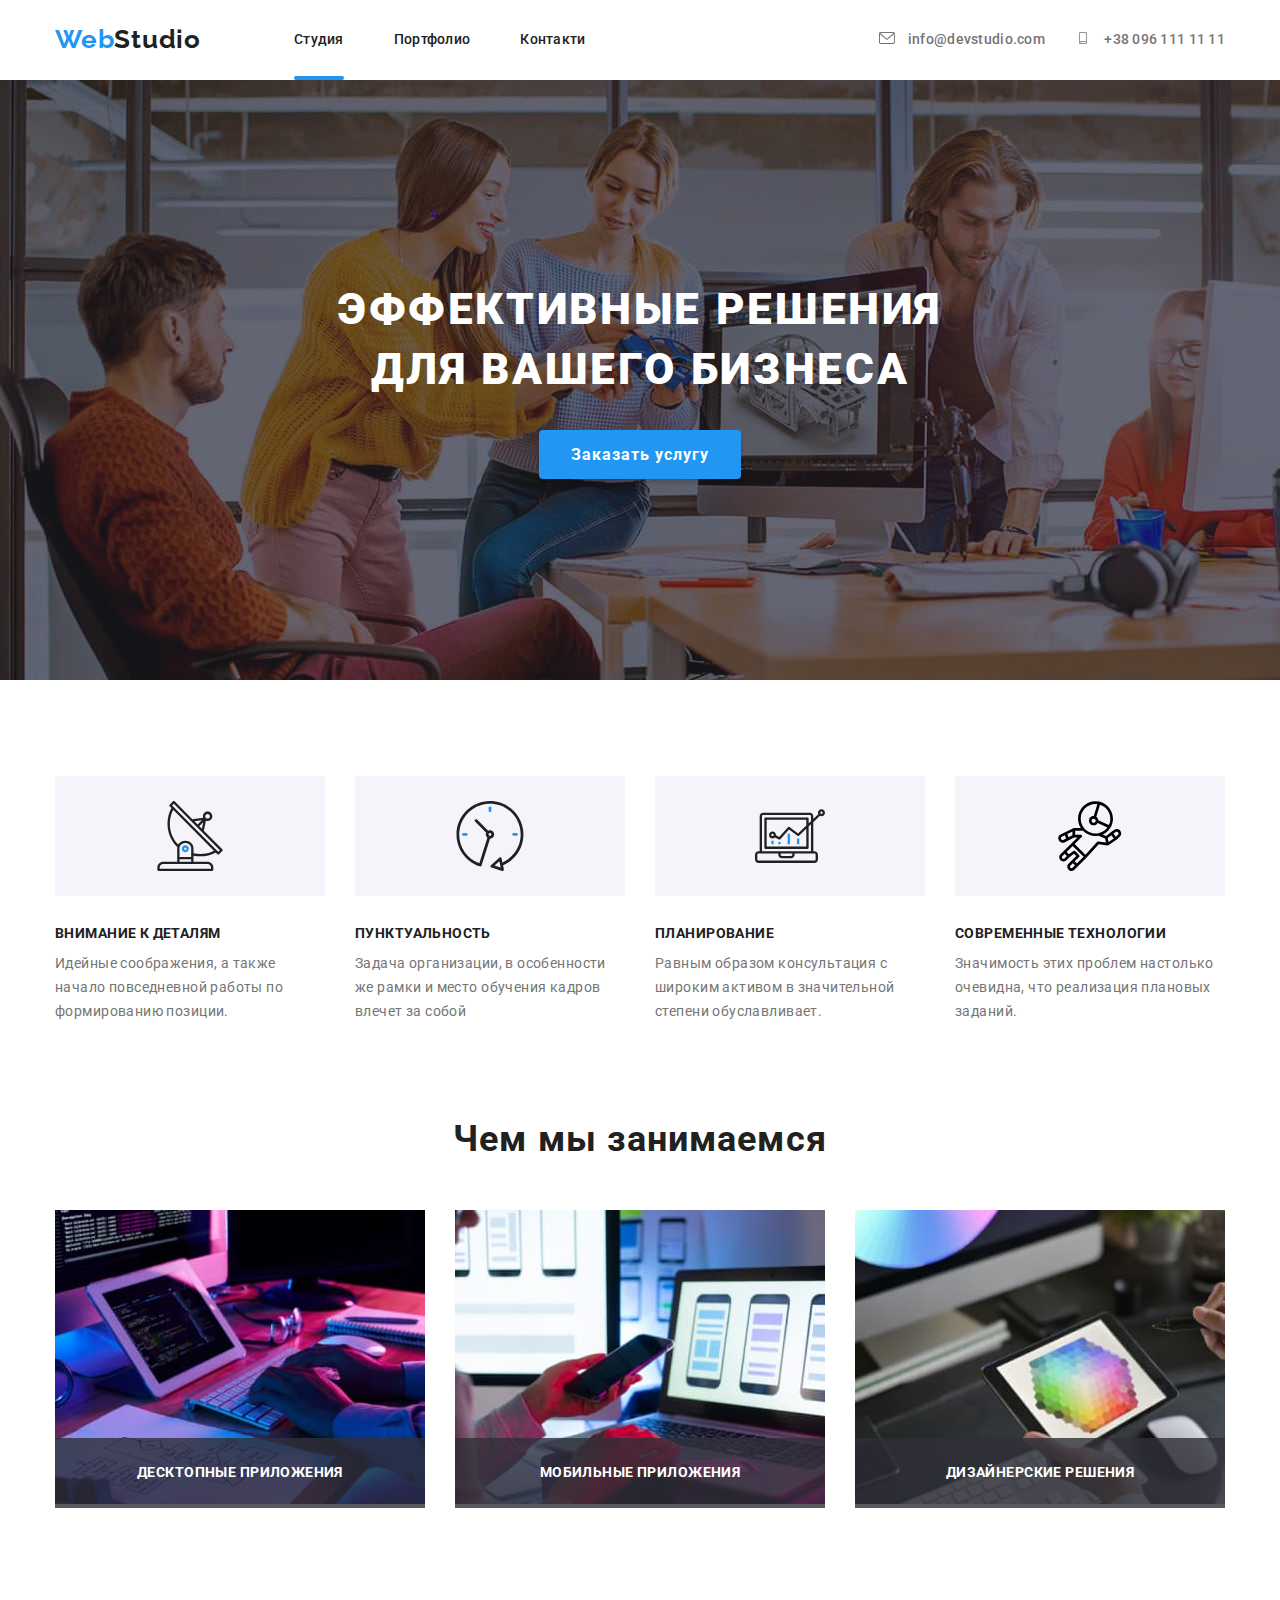
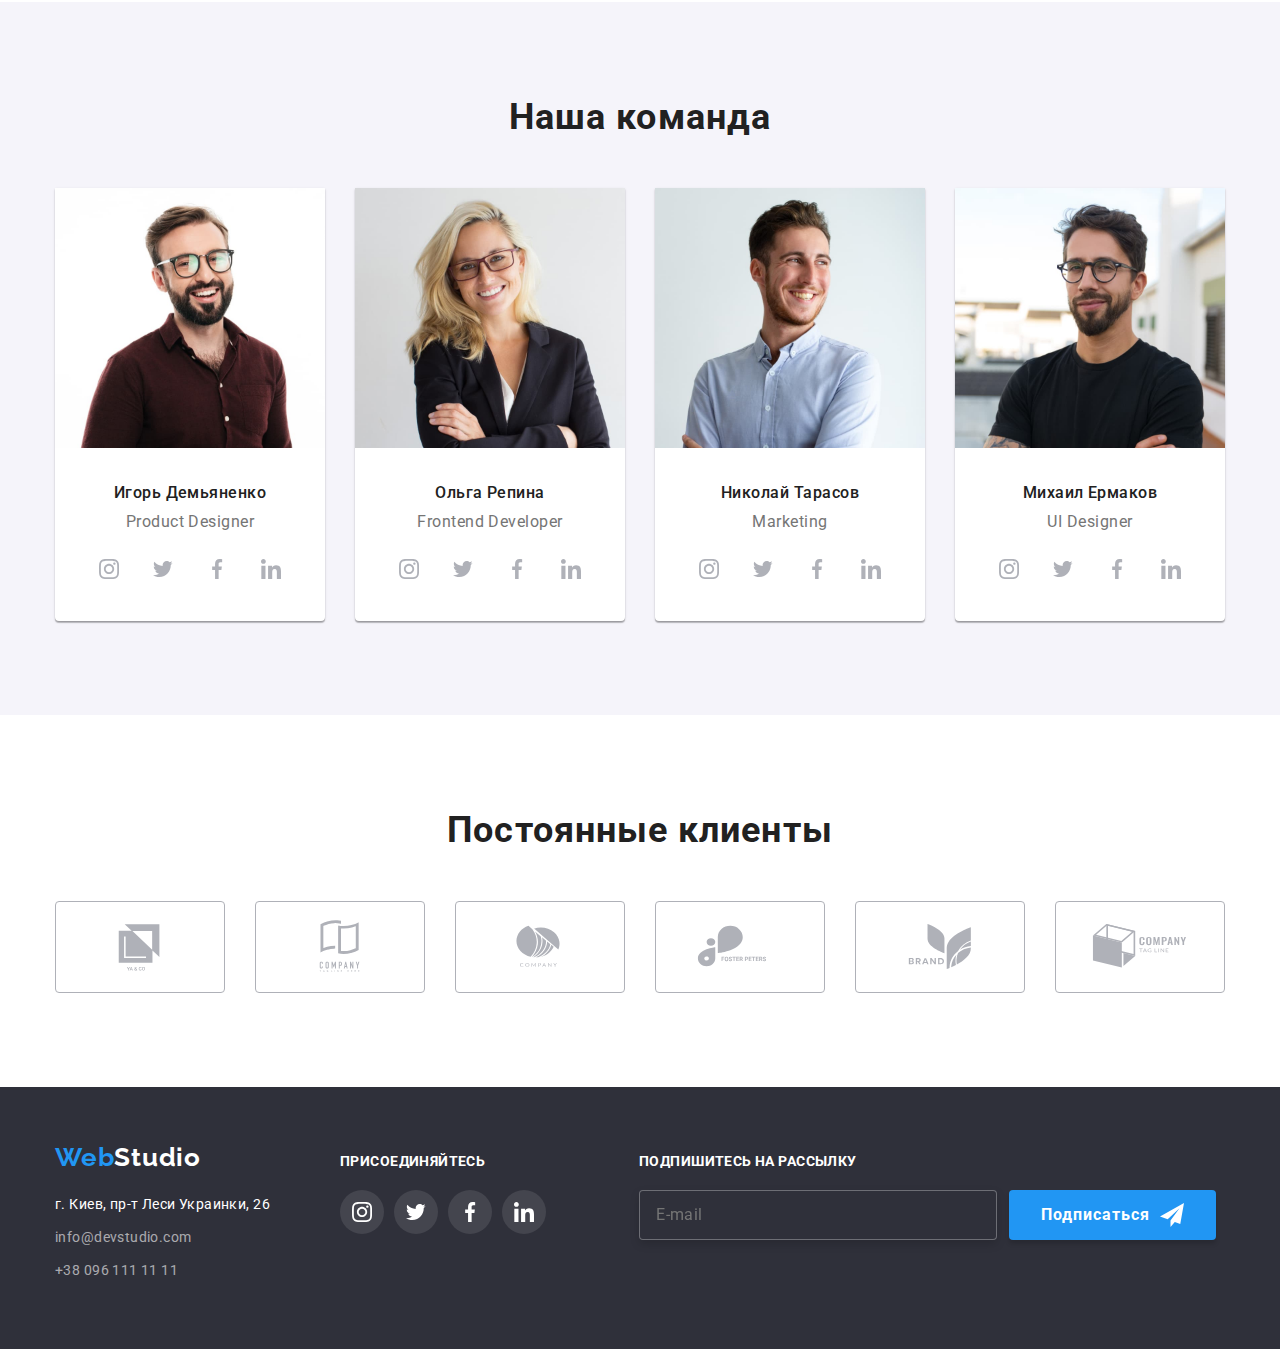
<file: index.html>
<!DOCTYPE html>
<html lang="ru">
  <head>
    <meta charset="UTF-8" />
    <meta http-equiv="X-UA-Compatible" content="IE=edge" />
    <meta name="viewport" content="width=device-width, initial-scale=1.0" />
    <title>homework five</title>
    <link rel="preconnect" href="https://fonts.googleapis.com" />
    <link rel="preconnect" href="https://fonts.gstatic.com" crossorigin />
    <link
      href="https://fonts.googleapis.com/css2?family=Raleway:wght@700&family=Roboto:wght@100;400;500;700;900&display=swap"
      rel="stylesheet"
    />
    <link
      rel="stylesheet"
      href="https://cdnjs.cloudflare.com/ajax/libs/modern-normalize/1.1.0/modern-normalize.min.css"
    />
    <link rel="stylesheet" href="./css/main.min.css" />
  </head>
  <body>
    <!-- Шапка or header -->
    <header class="header">
      <div class="box conteiner">
        <nav class="nav">
          <a class="nav__logo" href="index.html"><span class="nav--color">Web</span>Studio</a>
          <ul class="page">
            <li class="page__element page--activ"><a class="page__link" href="/">Студия</a></li>
            <li class="page__element"><a class="page__link" href="portfolio.html">Портфолио</a></li>
            <li class="page__element"><a class="page__link" href="contact.html">Контакти</a></li>
          </ul>
        </nav>
        <ul class="contacts">
          <li class="contacts__element">
            <a class="contacts__link" href="mailto:info@devstudio.com">
              <svg class="contacts__icon" width="16" height="12">
                <use href="./images/symbol-defs.svg#icon-envelope"></use>
              </svg>
              info@devstudio.com
            </a>
          </li>
          <li class="contacts__element">
            <a class="contacts__link" href="tel:+380961111111">
              <svg class="contacts__icon" width="16" height="12">
                <use href="./images/symbol-defs.svg#icon-smartphone"></use>
              </svg>
              +38 096 111 11 11
            </a>
          </li>
        </ul>
      </div>
    </header>

    <!-- Основной контент ot main -->
    <main>
      <!-- Герой or Hero -->
      <section class="hero">
        <div class="box-hero conteiner">
          <h1 class="box-hero__header">Эффективные решения<br />для вашего бизнеса</h1>
          <button class="button" type="button" data-open-modal>
            <span class="button-text">Заказать услугу</span>
          </button>

          <div class="overlay is-hidden" data-backdrop>
            <div class="form-box">
              <h2 class="form-box__header">Оставьте свои данные, мы вам перезвоним</h2>

              <form class="form" name="application" autocomplete="on">
                <label class="form-label">
                  <input class="form-label__input" type="text" name="name" />
                  <span class="form-label__text">Имя</span>
                  <svg class="form-label__icon" widht="18" height="18">
                    <use href="./images/symbol-defs.svg#icon-person-black-18dp-1"></use>
                  </svg>
                </label>

                <label class="form-label">
                  <input class="form-label__input" type="tel" name="tel" />
                  <span class="form-label__text">Телефон</span>
                  <svg class="form-label__icon" widht="18" height="18">
                    <use href="./images/symbol-defs.svg#icon-phone-black-18dp-1"></use>
                  </svg>
                </label>

                <label class="form-label">
                  <input class="form-label__input" type="email" name="email" />
                  <span class="form-label__text">Пошта</span>
                  <svg class="form-label__icon" widht="18" height="18">
                    <use href="./images/symbol-defs.svg#icon-email-black-18dp-1"></use>
                  </svg>
                </label>

                <label class="form-label">
                  <textarea
                    class="form-label__coment"
                    name="comit"
                    rows="10"
                    placeholder="Введите текст"
                  ></textarea>
                  <span class="form-label__text">Комментарий</span>
                </label>

                <label class="form-chekbox">
                  <input
                    class="form-chekbox__input visually-hidden"
                    type="checkbox"
                    name="good-luck"
                  />
                  <p class="form-chekbox__text">
                    Соглашаюсь с рассылкой и принимаю
                    <a class="form-chekbox--blue" href="">Условия договора</a>
                  </p>
                </label>

                <button class="button button-form" type="submit">Отправить</button>
              </form>

              <button class="button-end" type="button" data-close-modal>
                <svg class="button-end__icon" width="18" height="18">
                  <use href="./images/symbol-defs.svg#icon-end"></use>
                </svg>
              </button>
            </div>
          </div>
        </div>
      </section>

      <!-- Преимущества or Benefist -->
      <section class="benefist">
        <div class="benefist__box conteiner">
          <h2 class="visually-hidden">Преимущества</h2>
          <!-- Заховать -->
          <ul class="content">
            <li class="content__elements">
              <div class="content__fon">
                <svg width="70" height="70">
                  <use href="./images/symbol-defs.svg#icon-antenna-1"></use>
                </svg>
              </div>
              <h3 class="content__paragraph">Внимание к деталям</h3>
              <p class="content__text">
                Идейные соображения, а также начало повседневной работы по формированию позиции.
              </p>
            </li>

            <li class="content__elements">
              <div class="content__fon">
                <svg width="70" height="70">
                  <use href="./images/symbol-defs.svg#icon-clock-1"></use>
                </svg>
              </div>
              <h3 class="content__paragraph">Пунктуальность</h3>
              <p class="content__text">
                Задача организации, в особенности же рамки и место обучения кадров влечет за собой
              </p>
            </li>

            <li class="content__elements">
              <div class="content__fon">
                <svg width="70" height="70">
                  <use href="./images/symbol-defs.svg#icon-diagram-1"></use>
                </svg>
              </div>
              <h3 class="content__paragraph">Планирование</h3>
              <p class="content__text">
                Равным образом консультация с широким активом в значительной степени обуславливает.
              </p>
            </li>

            <li class="content__elements">
              <div class="content__fon">
                <svg width="70" height="70">
                  <use href="./images/symbol-defs.svg#icon-Group"></use>
                </svg>
              </div>
              <h3 class="content__paragraph">Современные технологии</h3>
              <p class="content__text">
                Значимость этих проблем настолько очевидна, что реализация плановых заданий.
              </p>
            </li>
          </ul>
        </div>
      </section>

      <!--Вид деятельность or Activity -->
      <section class="activity">
        <div class="activity-box conteiner">
          <h2 class="activity-box__header">Чем мы занимаемся</h2>
          <ul class="photo">
            <li class="photo__elements">
              <img src="images/box1.jpg" alt="програмування" width="370" height="294" />
              <p class="photo__text">Десктопные приложения</p>
            </li>
            <li class="photo__elements">
              <img
                src="images/box2.jpg"
                alt="розробка мобильних програм"
                width="370"
                height="294"
              />
              <p class="photo__text">Мобильные приложения</p>
            </li>
            <li class="photo__elements">
              <img src="images/box3.jpg" alt="плитка рольорив" width="370" height="294" />
              <p class="photo__text">Дизайнерские решения</p>
            </li>
          </ul>
        </div>
      </section>

      <!-- Команда or team -->
      <section class="team">
        <div class="team-box conteiner">
          <h2 class="team-box__header">Наша команда</h2>
          <ul class="list">
            <li class="list__elements">
              <img src="images/team/igor.jpg" alt="Игорь Демьяненко" width="270" height="260" />
              <div class="text">
                <h3 class="text__name">Игорь Демьяненко</h3>
                <p class="text__profession">Product Designer</p>
                <ul class="network">
                  <li class="network__elements">
                    <a class="network__link" href="https://www.instagram.com">
                      <svg class="network__icon" width="20" height="20">
                        <use href="./images/symbol-defs.svg#icon-instagram-2"></use>
                      </svg>
                    </a>
                  </li>
                  <li class="network__elements">
                    <a class="network__link" href="https://twitter.com/?lang=ru">
                      <svg class="network__icon" width="20" height="20">
                        <use href="./images/symbol-defs.svg#icon-Group-1"></use>
                      </svg>
                    </a>
                  </li>
                  <li class="network__elements">
                    <a class="network__link" href="https://www.facebook.com">
                      <svg class="network__icon" width="20" height="20">
                        <use href="./images/symbol-defs.svg#icon-facebook-1"></use>
                      </svg>
                    </a>
                  </li>
                  <li class="network__elements">
                    <a class="network__link" href="https://www.linkedin.com">
                      <svg class="network__icon" width="20" height="20">
                        <use href="./images/symbol-defs.svg#icon-linkedin-1"></use>
                      </svg>
                    </a>
                  </li>
                </ul>
              </div>
            </li>
            <li class="list__elements">
              <img src="images/team/olga.jpg" alt="Ольга Репина" width="270" height="260" />
              <div class="text">
                <h3 class="text__name">Ольга Репина</h3>
                <p class="text__profession">Frontend Developer</p>
                <ul class="network">
                  <li class="network__elements">
                    <a class="network__link" href="https://www.instagram.com">
                      <svg class="network__icon" width="20" height="20">
                        <use href="./images/symbol-defs.svg#icon-instagram-2"></use>
                      </svg>
                    </a>
                  </li>
                  <li class="network__elements">
                    <a class="network__link" href="https://twitter.com/?lang=ru">
                      <svg class="network__icon" width="20" height="20">
                        <use href="./images/symbol-defs.svg#icon-Group-1"></use>
                      </svg>
                    </a>
                  </li>
                  <li class="network__elements">
                    <a class="network__link" href="https://www.facebook.com">
                      <svg class="network__icon" width="20" height="20">
                        <use href="./images/symbol-defs.svg#icon-facebook-1"></use>
                      </svg>
                    </a>
                  </li>
                  <li class="network__elements">
                    <a class="network__link" href="https://www.linkedin.com">
                      <svg class="network__icon" width="20" height="20">
                        <use href="./images/symbol-defs.svg#icon-linkedin-1"></use>
                      </svg>
                    </a>
                  </li>
                </ul>
              </div>
            </li>
            <li class="list__elements">
              <img src="images/team/nikolay.jpg" alt="Николай Тарасов" width="270" height="260" />
              <div class="text">
                <h3 class="text__name">Николай Тарасов</h3>
                <p class="text__profession">Marketing</p>
                <ul class="network">
                  <li class="network__elements">
                    <a class="network__link" href="https://www.instagram.com">
                      <svg class="network__icon" width="20" height="20">
                        <use href="./images/symbol-defs.svg#icon-instagram-2"></use>
                      </svg>
                    </a>
                  </li>
                  <li class="network__elements">
                    <a class="network__link" href="https://twitter.com/?lang=ru">
                      <svg class="network__icon" width="20" height="20">
                        <use href="./images/symbol-defs.svg#icon-Group-1"></use>
                      </svg>
                    </a>
                  </li>
                  <li class="network__elements">
                    <a class="network__link" href="https://www.facebook.com">
                      <svg class="network__icon" width="20" height="20">
                        <use href="./images/symbol-defs.svg#icon-facebook-1"></use>
                      </svg>
                    </a>
                  </li>
                  <li class="network__elements">
                    <a class="network__link" href="https://www.linkedin.com">
                      <svg class="network__icon" width="20" height="20">
                        <use href="./images/symbol-defs.svg#icon-linkedin-1"></use>
                      </svg>
                    </a>
                  </li>
                </ul>
              </div>
            </li>
            <li class="list__elements">
              <img src="images/team/mihail.jpg" alt="Михаил Ермаков" width="270" height="260" />
              <div class="text">
                <h3 class="text__name">Михаил Ермаков</h3>
                <p class="text__profession">UI Designer</p>
                <ul class="network">
                  <li class="network__elements">
                    <a class="network__link" href="https://www.instagram.com">
                      <svg class="network__icon" width="20" height="20">
                        <use href="./images/symbol-defs.svg#icon-instagram-2"></use>
                      </svg>
                    </a>
                  </li>
                  <li class="network__elements">
                    <a class="network__link" href="https://twitter.com/?lang=ru">
                      <svg class="network__icon" width="20" height="20">
                        <use href="./images/symbol-defs.svg#icon-Group-1"></use>
                      </svg>
                    </a>
                  </li>
                  <li class="network__elements">
                    <a class="network__link" href="https://www.facebook.com">
                      <svg class="network__icon" width="20" height="20">
                        <use href="./images/symbol-defs.svg#icon-facebook-1"></use>
                      </svg>
                    </a>
                  </li>
                  <li class="network__elements">
                    <a class="network__link" href="https://www.linkedin.com">
                      <svg class="network__icon" width="20" height="20">
                        <use href="./images/symbol-defs.svg#icon-linkedin-1"></use>
                      </svg>
                    </a>
                  </li>
                </ul>
              </div>
            </li>
          </ul>
        </div>
      </section>

      <!-- Компании -->
      <section class="company">
        <div class="company-dox conteiner">
          <h2 class="company__header">Постоянные клиенты</h2>
          <ul class="company-list">
            <li class="company-list__elements">
              <a class="company-list__link" href="/">
                <svg class="company-list__logo" width="106" height="60">
                  <use href="./images/symbol-defs.svg#icon-Logo"></use>
                </svg>
              </a>
            </li>
            <li class="company-list__elements">
              <a class="company-list__link" href="/">
                <svg class="company-list__logo" width="106" height="60">
                  <use href="./images/symbol-defs.svg#icon-Logo-1"></use>
                </svg>
              </a>
            </li>
            <li class="company-list__elements">
              <a class="company-list__link" href="/">
                <svg class="company-list__logo" width="106" height="60">
                  <use href="./images/symbol-defs.svg#icon-Logo-2"></use>
                </svg>
              </a>
            </li>
            <li class="company-list__elements">
              <a class="company-list__link" href="/">
                <svg class="company-list__logo" width="106" height="60">
                  <use href="./images/symbol-defs.svg#icon-Logo-3"></use>
                </svg>
              </a>
            </li>
            <li class="company-list__elements">
              <a class="company-list__link" href="/">
                <svg class="company-list__logo" width="106" height="60">
                  <use href="./images/symbol-defs.svg#icon-Logo-4"></use>
                </svg>
              </a>
            </li>
            <li class="company-list__elements">
              <a class="company-list__link" href="/">
                <svg class="company-list__logo" width="106" height="60">
                  <use href="./images/symbol-defs.svg#icon-Logo-5"></use>
                </svg>
              </a>
            </li>
          </ul>
        </div>
      </section>
    </main>

    <!-- Подвал or footer -->
    <footer class="footer">
      <div class="footer-box conteiner">
        <!-- Логотип и адрес or logo and address-->
        <div class="address-box">
          <a class="address-box__logo" href="/"
            ><span class="address-box--color">Web</span>Studio</a
          >

          <address class="address">
            <ul>
              <li class="address__elements">
                <a class="address--style" href="http://surl.li/bouye"
                  >г. Киев, пр-т Леси Украинки, 26</a
                >
              </li>
              <li class="address__elements">
                <a class="address__link" href="mailto:info@devstudio.com">info@devstudio.com</a>
              </li>
              <li class="address__elements">
                <a class="address__link" href="tel:+380961111111">+38 096 111 11 11</a>
              </li>
            </ul>
          </address>
        </div>

        <!-- Соц.сети or network -->
        <div class="network-footer">
          <h2 class="network-footer__header">присоединяйтесь</h2>
          <ul class="network-footer-box">
            <li class="network-footer-box__elements">
              <a class="network-footer-box__link" href="https://www.instagram.com">
                <svg class="network-footer-box__icon" width="20" height="20">
                  <use href="./images/symbol-defs.svg#icon-instagram-2"></use>
                </svg>
              </a>
            </li>
            <li class="network-footer-box__elements">
              <a class="network-footer-box__link" href="https://twitter.com/?lang=ru">
                <svg class="network-footer-box__icon" width="20" height="20">
                  <use href="./images/symbol-defs.svg#icon-Group-1"></use>
                </svg>
              </a>
            </li>
            <li class="network-footer-box__elements">
              <a class="network-footer-box__link" href="https://www.facebook.com">
                <svg class="network-footer-box__icon" width="20" height="20">
                  <use href="./images/symbol-defs.svg#icon-facebook-1"></use>
                </svg>
              </a>
            </li>
            <li class="network-footer-box__elements">
              <a class="network-footer-box__link" href="https://www.linkedin.com">
                <svg class="network-footer-box__icon" width="20" height="20">
                  <use href="./images/symbol-defs.svg#icon-linkedin-1"></use>
                </svg>
              </a>
            </li>
          </ul>
        </div>

        <!-- Форма or form-footer -->
        <div class="form-footer-box">
          <h2 class="form-footer-box__header">Подпишитесь на рассылку</h2>

          <form class="form-footer">
            <label>
              <input class="form-footer__input" type="email" name="mail-p" placeholder="E-mail" />
            </label>

            <button class="button" type="submit">
              Подписаться
              <svg class="button__icon" width="24" height="24">
                <use href="./images/symbol-defs.svg#icon-send"></use>
              </svg>
            </button>
          </form>
        </div>
      </div>
    </footer>

    <!-- JavaScript -->
    <script src="./modal.js"></script>
  </body>
</html>
</file>
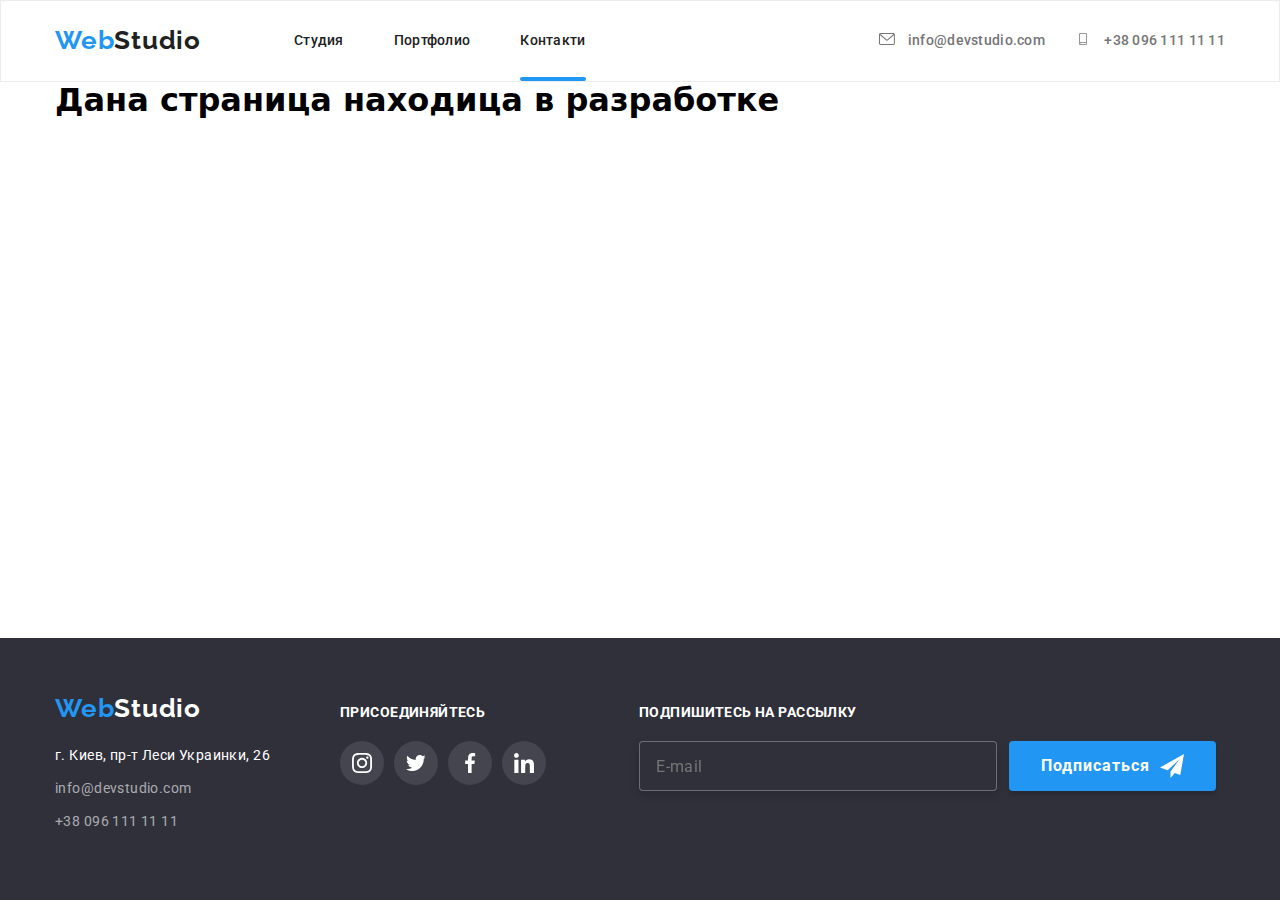
<file: contact.html>
<!DOCTYPE html>
<html lang="en">
  <head>
    <meta charset="UTF-8" />
    <meta http-equiv="X-UA-Compatible" content="IE=edge" />
    <meta name="viewport" content="width=device-width, initial-scale=1.0" />
    <title>homework five</title>
    <link rel="preconnect" href="https://fonts.googleapis.com" />
    <link rel="preconnect" href="https://fonts.gstatic.com" crossorigin />
    <link
      href="https://fonts.googleapis.com/css2?family=Raleway:wght@700&family=Roboto:wght@100;400;500;700;900&display=swap"
      rel="stylesheet"
    />
    <link
      rel="stylesheet"
      href="https://cdnjs.cloudflare.com/ajax/libs/modern-normalize/1.1.0/modern-normalize.min.css"
    />
    <link rel="stylesheet" href="./css/main.min.css" />
  </head>
  <body>
    <!-- Шапка or header -->
    <header class="header header--border">
      <div class="box conteiner">
        <nav class="nav">
          <a class="nav__logo" href="index.html"><span class="nav--color">Web</span>Studio</a>
          <ul class="page">
            <li class="page__element"><a class="page__link" href="/">Студия</a></li>
            <li class="page__element"><a class="page__link" href="portfolio.html">Портфолио</a></li>
            <li class="page__element page--activ">
              <a class="page__link" href="contact.html">Контакти</a>
            </li>
          </ul>
        </nav>
        <ul class="contacts">
          <li class="contacts__element">
            <a class="contacts__link" href="mailto:info@devstudio.com">
              <svg class="contacts__icon" width="16" height="12">
                <use href="./images/symbol-defs.svg#icon-envelope"></use>
              </svg>
              info@devstudio.com
            </a>
          </li>
          <li class="contacts__element">
            <a class="contacts__link" href="tel:+380961111111">
              <svg class="contacts__icon" width="16" height="12">
                <use href="./images/symbol-defs.svg#icon-smartphone"></use>
              </svg>
              +38 096 111 11 11
            </a>
          </li>
        </ul>
      </div>
    </header>

    <!-- Основной контент ot main -->
    <main class="conteiner">
      <h1>Дана страница находица в разработке</h1>
    </main>

    <!-- Подвал or footer -->
    <footer class="footer field footre-contact">
      <div class="footer-box conteiner">
        <!-- Логотип и адрес or logo and address-->
        <div class="address-box">
          <a class="address-box__logo" href="/"
            ><span class="address-box--color">Web</span>Studio</a
          >

          <address class="address">
            <ul>
              <li class="address__elements">
                <a class="address--style" href="http://surl.li/bouye"
                  >г. Киев, пр-т Леси Украинки, 26</a
                >
              </li>
              <li class="address__elements">
                <a class="address__link" href="mailto:info@devstudio.com">info@devstudio.com</a>
              </li>
              <li class="address__elements">
                <a class="address__link" href="tel:+380961111111">+38 096 111 11 11</a>
              </li>
            </ul>
          </address>
        </div>

        <!-- Соц.сети or network -->
        <div class="network-footer">
          <h2 class="network-footer__header">присоединяйтесь</h2>
          <ul class="network-footer-box">
            <li class="network-footer-box__elements">
              <a class="network-footer-box__link" href="https://www.instagram.com">
                <svg class="network-footer-box__icon" width="20" height="20">
                  <use href="./images/symbol-defs.svg#icon-instagram-2"></use>
                </svg>
              </a>
            </li>
            <li class="network-footer-box__elements">
              <a class="network-footer-box__link" href="https://twitter.com/?lang=ru">
                <svg class="network-footer-box__icon" width="20" height="20">
                  <use href="./images/symbol-defs.svg#icon-Group-1"></use>
                </svg>
              </a>
            </li>
            <li class="network-footer-box__elements">
              <a class="network-footer-box__link" href="https://www.facebook.com">
                <svg class="network-footer-box__icon" width="20" height="20">
                  <use href="./images/symbol-defs.svg#icon-facebook-1"></use>
                </svg>
              </a>
            </li>
            <li class="network-footer-box__elements">
              <a class="network-footer-box__link" href="https://www.linkedin.com">
                <svg class="network-footer-box__icon" width="20" height="20">
                  <use href="./images/symbol-defs.svg#icon-linkedin-1"></use>
                </svg>
              </a>
            </li>
          </ul>
        </div>

        <!-- Форма or form-footer -->
        <div class="form-footer-box">
          <h2 class="form-footer-box__header">Подпишитесь на рассылку</h2>

          <form class="form-footer">
            <label>
              <input class="form-footer__input" type="email" name="mail-p" placeholder="E-mail" />
            </label>

            <button class="button" type="submit">
              Подписаться
              <svg class="button__icon" width="24" height="24">
                <use href="./images/symbol-defs.svg#icon-send"></use>
              </svg>
            </button>
          </form>
        </div>
      </div>
    </footer>
  </body>
</html>
</file>
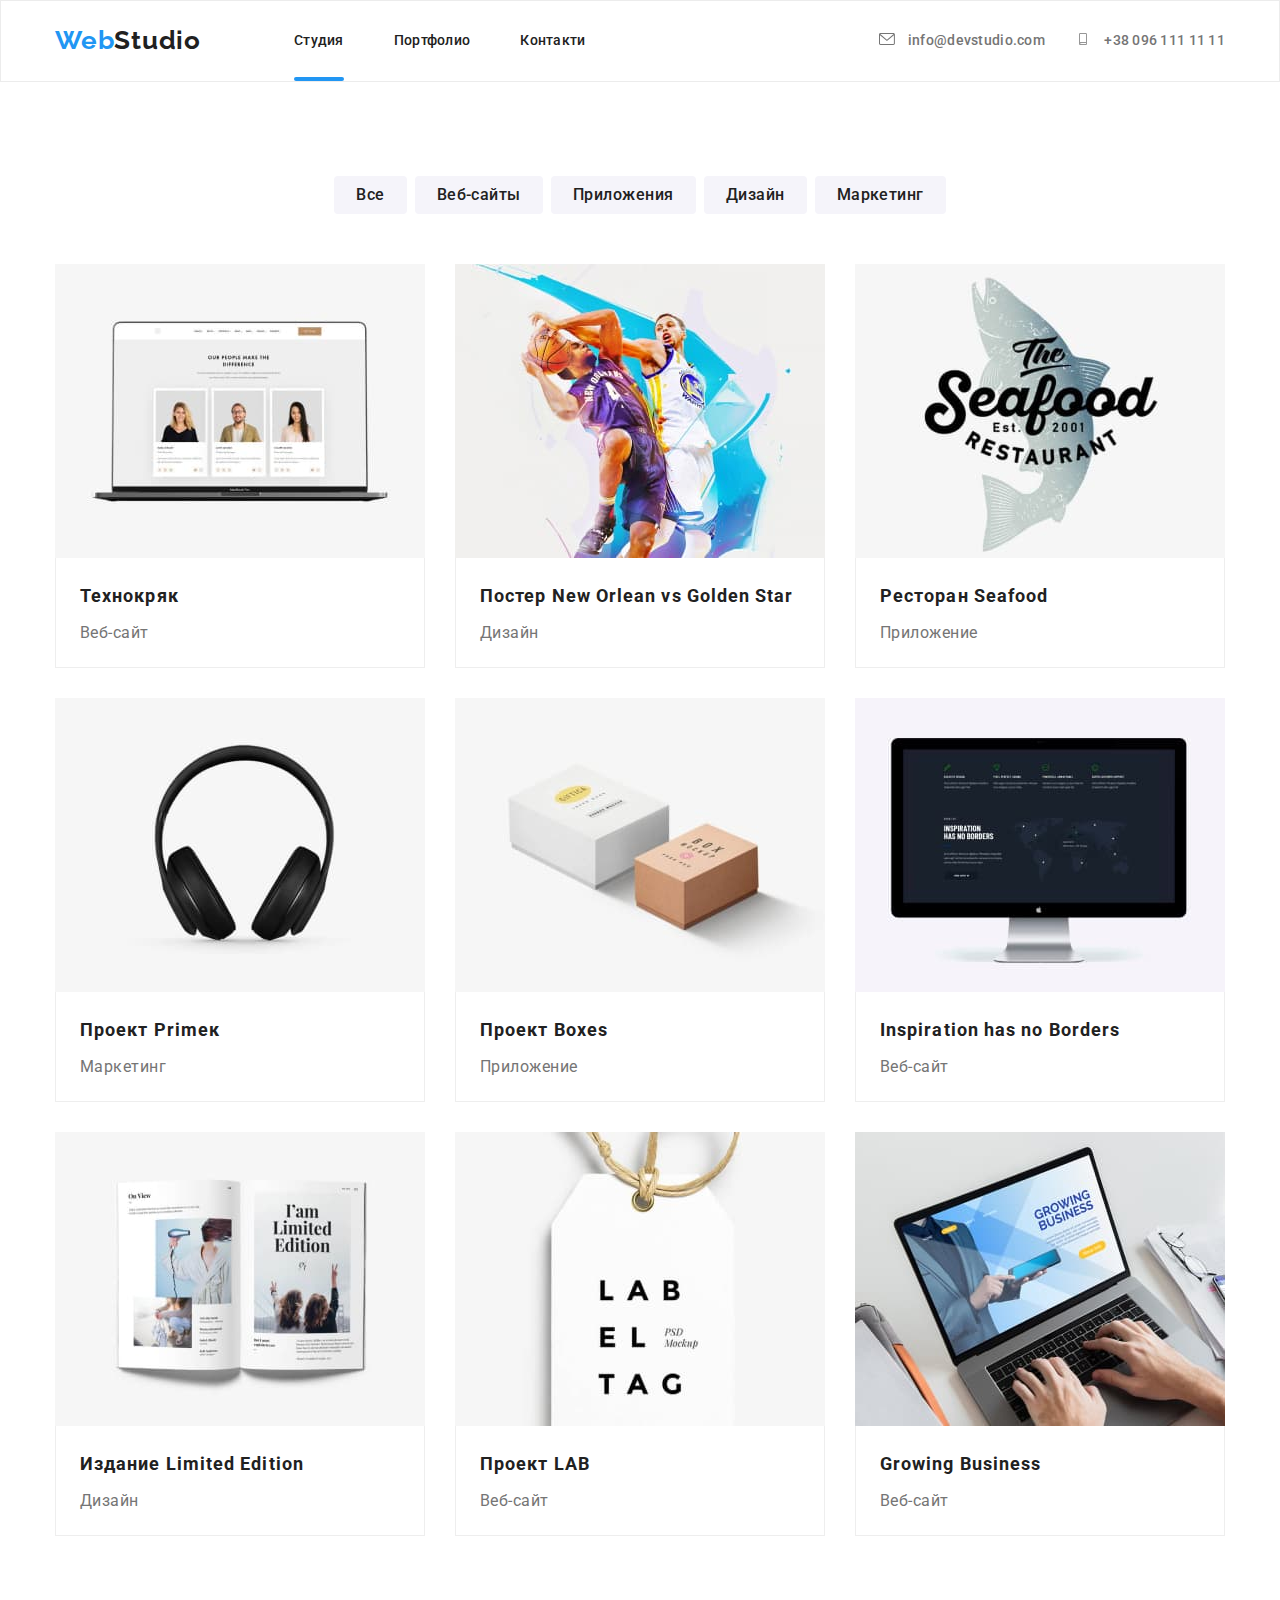
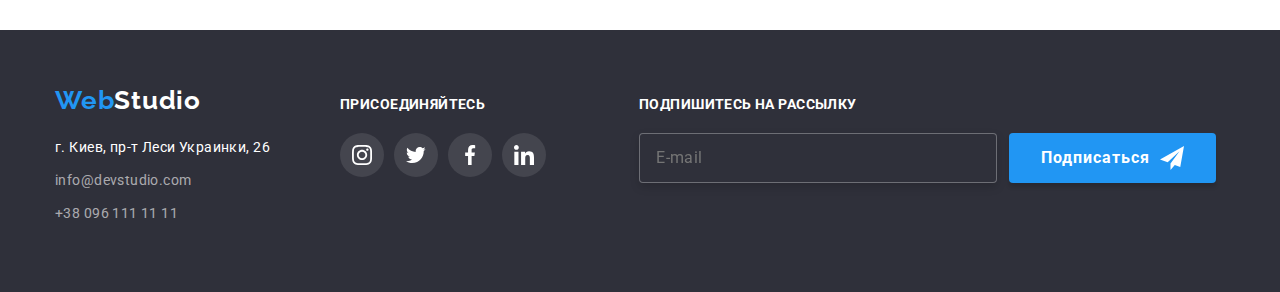
<file: portfolio.html>
<!DOCTYPE html>
<html lang="ru">
  <head>
    <meta charset="UTF-8" />
    <meta http-equiv="X-UA-Compatible" content="IE=edge" />
    <meta name="viewport" content="width=device-width, initial-scale=1.0" />
    <title>homework five</title>
    <link rel="preconnect" href="https://fonts.googleapis.com" />
    <link rel="preconnect" href="https://fonts.gstatic.com" crossorigin />
    <link
      href="https://fonts.googleapis.com/css2?family=Raleway:wght@700&family=Roboto:wght@100;400;500;700;900&display=swap"
      rel="stylesheet"
    />
    <link
      rel="stylesheet"
      href="https://cdnjs.cloudflare.com/ajax/libs/modern-normalize/1.1.0/modern-normalize.min.css"
    />
    <link rel="stylesheet" href="./css/main.min.css" />
  </head>
  <body>
    <!-- Шапка or header -->
    <header class="header header--border">
      <div class="box conteiner">
        <nav class="nav">
          <a class="nav__logo" href="index.html"><span class="nav--color">Web</span>Studio</a>
          <ul class="page">
            <li class="page__element page--activ"><a class="page__link" href="/">Студия</a></li>
            <li class="page__element"><a class="page__link" href="portfolio.html">Портфолио</a></li>
            <li class="page__element"><a class="page__link" href="contact.html">Контакти</a></li>
          </ul>
        </nav>
        <ul class="contacts">
          <li class="contacts__element">
            <a class="contacts__link" href="mailto:info@devstudio.com">
              <svg class="contacts__icon" width="16" height="12">
                <use href="./images/symbol-defs.svg#icon-envelope"></use>
              </svg>
              info@devstudio.com
            </a>
          </li>
          <li class="contacts__element">
            <a class="contacts__link" href="tel:+380961111111">
              <svg class="contacts__icon" width="16" height="12">
                <use href="./images/symbol-defs.svg#icon-smartphone"></use>
              </svg>
              +38 096 111 11 11
            </a>
          </li>
        </ul>
      </div>
    </header>

    <!-- Основной контент ot main -->
    <main class="main-portfolio field">
      <section class="conteiner">
        <h1 class="visually-hidden">Портфолио</h1>
        <!-- Заховать -->

        <ul class="filter">
          <li class="filter__elements">
            <button class="filter__button" type="button">Все</button>
          </li>
          <li class="filter__elements">
            <button class="filter__button" type="button">Веб-сайты</button>
          </li>
          <li class="filter__elements">
            <button class="filter__button" type="button">Приложения</button>
          </li>
          <li class="filter__elements">
            <button class="filter__button" type="button">Дизайн</button>
          </li>
          <li class="filter__elements">
            <button class="filter__button" type="button">Маркетинг</button>
          </li>
        </ul>

        <ul class="work">
          <li class="work__card">
            <a class="work__link" href="">
              <div class="work__photo">
                <img src="images/portfolio/technoquack.jpg" alt="MacBook Pro" />
                <div class="animation">
                  <p class="animation__text">
                    Ресурс предлагает комплексные предложения с разным уровнем функционала и
                    сервисов. Все это позволит посетителю получить исчерпывающие сведения о компании
                    или частном лице.
                  </p>
                </div>
              </div>

              <div class="work__box">
                <h2 class="work__from">Технокряк</h2>
                <p class="work__text">Веб-сайт</p>
              </div>
            </a>
          </li>

          <li class="work__card">
            <a class="work__link" href="">
              <div class="work__photo">
                <img src="images/portfolio/basketbal.jpg" alt="Баскетбол" />
                <div class="animation">
                  <p class="animation__text">
                    Ресурс предлагает комплексные предложения с разным уровнем функционала и
                    сервисов. Все это позволит посетителю получить исчерпывающие сведения о компании
                    или частном лице.
                  </p>
                </div>
              </div>

              <div class="work__box">
                <h2 class="work__from">Постер New Orlean vs Golden Star</h2>
                <p class="work__text">Дизайн</p>
              </div>
            </a>
          </li>

          <li class="work__card">
            <a href="" class="work__link">
              <div class="work__photo">
                <img src="images/portfolio/seafood.jpg" alt="Логотип ресторана" />
                <div class="animation">
                  <p class="animation__text">
                    Ресурс предлагает комплексные предложения с разным уровнем функционала и
                    сервисов. Все это позволит посетителю получить исчерпывающие сведения о компании
                    или частном лице.
                  </p>
                </div>
              </div>

              <div class="work__box">
                <h2 class="work__from">Ресторан Seafood</h2>
                <p class="work__text">Приложение</p>
              </div>
            </a>
          </li>

          <li class="work__card">
            <a href="" class="work__link">
              <div class="work__photo">
                <img src="images/portfolio/prime.jpg" alt="Наушники" />
                <div class="animation">
                  <p class="animation__text">
                    Ресурс предлагает комплексные предложения с разным уровнем функционала и
                    сервисов. Все это позволит посетителю получить исчерпывающие сведения о компании
                    или частном лице.
                  </p>
                </div>
              </div>

              <div class="work__box">
                <h2 class="work__from">Проект Primeк</h2>
                <p class="work__text">Маркетинг</p>
              </div>
            </a>
          </li>

          <li class="work__card">
            <a href="" class="work__link">
              <div class="work__photo">
                <img src="images/portfolio/boxes.jpg" alt="Две коробки" />
                <div class="animation">
                  <p class="animation__text">
                    Ресурс предлагает комплексные предложения с разным уровнем функционала и
                    сервисов. Все это позволит посетителю получить исчерпывающие сведения о компании
                    или частном лице.
                  </p>
                </div>
              </div>

              <div class="work__box">
                <h2 class="work__from">Проект Boxes</h2>
                <p class="work__text">Приложение</p>
              </div>
            </a>
          </li>

          <li class="work__card">
            <a href="" class="work__link">
              <div class="work__photo">
                <img src="images/portfolio/inspiration.jpg" alt="Монитор(экран)" />
                <div class="animation">
                  <p class="animation__text">
                    Ресурс предлагает комплексные предложения с разным уровнем функционала и
                    сервисов. Все это позволит посетителю получить исчерпывающие сведения о компании
                    или частном лице.
                  </p>
                </div>
              </div>

              <div class="work__box">
                <h2 class="work__from">Inspiration has no Borders</h2>
                <p class="work__text">Веб-сайт</p>
              </div>
            </a>
          </li>

          <li class="work__card">
            <a href="" class="work__link">
              <div class="work__photo">
                <img src="images/portfolio/limitededition.jpg" alt="Книга" />
                <div class="animation">
                  <p class="animation__text">
                    Ресурс предлагает комплексные предложения с разным уровнем функционала и
                    сервисов. Все это позволит посетителю получить исчерпывающие сведения о компании
                    или частном лице.
                  </p>
                </div>
              </div>

              <div class="work__box">
                <h2 class="work__from">Издание Limited Edition</h2>
                <p class="work__text">Дизайн</p>
              </div>
            </a>
          </li>

          <li class="work__card">
            <a href="" class="work__link">
              <div class="work__photo">
                <img src="images/portfolio/lab.jpg" alt="Бирка похожая на чайний пакетик" />
                <div class="animation">
                  <p class="animation__text">
                    Ресурс предлагает комплексные предложения с разным уровнем функционала и
                    сервисов. Все это позволит посетителю получить исчерпывающие сведения о компании
                    или частном лице.
                  </p>
                </div>
              </div>

              <div class="work__box">
                <h2 class="work__from">Проект LAB</h2>
                <p class="work__text">Веб-сайт</p>
              </div>
            </a>
          </li>

          <li class="work__card">
            <a href="" class="work__link">
              <div class="work__photo">
                <img src="images/portfolio/growingbusiness.jpg" alt="Ноутбук" />
                <div class="animation">
                  <p class="animation__text">
                    Ресурс предлагает комплексные предложения с разным уровнем функционала и
                    сервисов. Все это позволит посетителю получить исчерпывающие сведения о компании
                    или частном лице.
                  </p>
                </div>
              </div>

              <div class="work__box">
                <h2 class="work__from">Growing Business</h2>
                <p class="work__text">Веб-сайт</p>
              </div>
            </a>
          </li>
        </ul>
      </section>
    </main>

    <!-- Подвал or footer -->
    <footer class="footer">
      <div class="footer-box conteiner">
        <!-- Логотип и адрес or logo and address-->
        <div class="address-box">
          <a class="address-box__logo" href="/"
            ><span class="address-box--color">Web</span>Studio</a
          >

          <address class="address">
            <ul>
              <li class="address__elements">
                <a class="address--style" href="http://surl.li/bouye"
                  >г. Киев, пр-т Леси Украинки, 26</a
                >
              </li>
              <li class="address__elements">
                <a class="address__link" href="mailto:info@devstudio.com">info@devstudio.com</a>
              </li>
              <li class="address__elements">
                <a class="address__link" href="tel:+380961111111">+38 096 111 11 11</a>
              </li>
            </ul>
          </address>
        </div>

        <!-- Соц.сети or network -->
        <div class="network-footer">
          <h2 class="network-footer__header">присоединяйтесь</h2>
          <ul class="network-footer-box">
            <li class="network-footer-box__elements">
              <a class="network-footer-box__link" href="https://www.instagram.com">
                <svg class="network-footer-box__icon" width="20" height="20">
                  <use href="./images/symbol-defs.svg#icon-instagram-2"></use>
                </svg>
              </a>
            </li>
            <li class="network-footer-box__elements">
              <a class="network-footer-box__link" href="https://twitter.com/?lang=ru">
                <svg class="network-footer-box__icon" width="20" height="20">
                  <use href="./images/symbol-defs.svg#icon-Group-1"></use>
                </svg>
              </a>
            </li>
            <li class="network-footer-box__elements">
              <a class="network-footer-box__link" href="https://www.facebook.com">
                <svg class="network-footer-box__icon" width="20" height="20">
                  <use href="./images/symbol-defs.svg#icon-facebook-1"></use>
                </svg>
              </a>
            </li>
            <li class="network-footer-box__elements">
              <a class="network-footer-box__link" href="https://www.linkedin.com">
                <svg class="network-footer-box__icon" width="20" height="20">
                  <use href="./images/symbol-defs.svg#icon-linkedin-1"></use>
                </svg>
              </a>
            </li>
          </ul>
        </div>

        <!-- Форма or form-footer -->
        <div class="form-footer-box">
          <h2 class="form-footer-box__header">Подпишитесь на рассылку</h2>

          <form class="form-footer">
            <label>
              <input class="form-footer__input" type="email" name="mail-p" placeholder="E-mail" />
            </label>

            <button class="button" type="submit">
              Подписаться
              <svg class="button__icon" width="24" height="24">
                <use href="./images/symbol-defs.svg#icon-send"></use>
              </svg>
            </button>
          </form>
        </div>
      </div>
    </footer>
  </body>
</html>
</file>
<file: css/main.min.css>
body{width:100%;background-color:#fff}a{text-decoration:none}ul{list-style-type:none;margin:0;padding:0}h1,h2,h3,h4,h5,h6,p{margin:0;padding:0}input{padding:0;margin:0}.conteiner{max-width:100%;padding-left:15px;padding-right:15px;margin:0 calc((100% - 1200px) / 2)}.visually-hidden{position:absolute;width:1px;height:1px;margin:-1px;border:0;padding:0;clip:rect(0 0 0 0);overflow:hidden}.header{background-color:#fff}.header--border{border:1px solid #ececec}.box{display:-webkit-box;display:-ms-flexbox;display:flex}.nav{display:-webkit-box;display:-ms-flexbox;display:flex;margin-right:auto}.nav__logo{padding:24px 0;font-family:'Raleway';font-style:normal;font-weight:700;font-size:26px;line-height:1.19;letter-spacing:0.03em;color:#212121}.nav--color{color:#2196F3}.page{display:-webkit-box;display:-ms-flexbox;display:flex;margin-left:93px}.page__element{margin-right:50px;cursor:pointer}.page__element:last-of-type{margin-right:0}.page__link{position:relative;display:block;padding:32px 0;font-family:'Roboto';font-style:normal;font-weight:500;font-size:14px;line-height:1.14;letter-spacing:0.02em;color:#212121;-webkit-transition:color 250ms cubic-bezier(0.4, 0, 0.2, 1);transition:color 250ms cubic-bezier(0.4, 0, 0.2, 1)}.page--activ .page__link::after{content:'';position:absolute;bottom:0;left:0;width:100%;height:4px;border-radius:2px;background-color:#2196F3}.page__link:hover,.page__link:focus{color:#2196F3}.contacts{display:-webkit-box;display:-ms-flexbox;display:flex}.contacts__element:last-of-type{margin-left:30px}.contacts__link{display:block;padding:32px 0;font-family:'Roboto';font-style:normal;font-weight:500;font-size:14px;line-height:1.14;letter-spacing:0.02em;color:#757575}.contacts__icon{fill:currentColor;margin-right:10px;-webkit-transition:color 250ms cubic-bezier(0.4, 0, 0.2, 1);transition:color 250ms cubic-bezier(0.4, 0, 0.2, 1)}.contacts__link:hover,.contacts__link:focus{color:#2196F3}.footer{background-color:#2f303a}.footer-box{display:-webkit-box;display:-ms-flexbox;display:flex}.address-box{padding-top:55px;padding-bottom:66px;margin-right:70px}.address-box__logo{font-family:'Raleway';font-style:normal;font-weight:700;font-size:26px;line-height:1.19;letter-spacing:0.03em;color:#fff}.address-box--color{color:#2196F3}.address{margin-top:20px}.address__elements{margin-top:9px}.address__elements:first-of-type{margin-top:20px}.address--style{font-family:'Roboto';font-style:normal;font-weight:400;font-size:14px;line-height:1.71;letter-spacing:0.03em;color:#fff}.address__link{font-family:'Roboto';font-style:normal;font-weight:400;font-size:14px;line-height:1.71;letter-spacing:0.03em;color:rgba(255,255,255,0.6)}.network-footer{padding-top:67px;padding-bottom:106px;margin-right:93px}.network-footer__header{margin-bottom:20px;font-family:'Roboto';font-style:normal;font-weight:700;font-size:14px;line-height:1.14;letter-spacing:0.03em;text-transform:uppercase;color:#fff}.network-footer-box{display:-webkit-box;display:-ms-flexbox;display:flex}.network-footer-box__elements{margin-right:10px;width:44px;height:44px;border-radius:50%;background-color:rgba(255,255,255,0.1);-webkit-transition:background-color 250ms cubic-bezier(0.4, 0, 0.2, 1);transition:background-color 250ms cubic-bezier(0.4, 0, 0.2, 1)}.network-footer-box__elements:last-of-type{margin-right:0}.network-footer-box__elements:hover,.network-footer-box__elements:focus{background-color:#2196F3}.network-footer-box__link{display:-webkit-box;display:-ms-flexbox;display:flex;-webkit-box-pack:center;-ms-flex-pack:center;justify-content:center;-webkit-box-align:center;-ms-flex-align:center;align-items:center;width:100%;height:100%;color:#fff}.network-footer-box__icon{fill:currentColor}.network-footer-box__elements .network-footer-box__link:focus{background-color:#2196F3;border-radius:50%}.form-footer-box{padding-top:67px;padding-bottom:100px}.form-footer-box__header{margin-bottom:20px;font-family:'Roboto';font-style:normal;font-weight:700;font-size:14px;line-height:1.14;letter-spacing:0.03em;text-transform:uppercase;color:#fff}.form-footer{display:-webkit-box;display:-ms-flexbox;display:flex}.form-footer__input{width:358px;height:50px;padding-left:16px;margin-right:12px;border:1px solid rgba(255,255,255,0.3);-webkit-box-sizing:border-box;box-sizing:border-box;-webkit-filter:drop-shadow(0px 4px 4px rgba(0,0,0,0.15));filter:drop-shadow(0px 4px 4px rgba(0,0,0,0.15));border-radius:4px;font-family:'Roboto';font-style:normal;font-weight:400;font-size:16px;line-height:20px;display:-webkit-box;display:-ms-flexbox;display:flex;-webkit-box-align:center;-ms-flex-align:center;align-items:center;letter-spacing:0.03em;color:rgba(255,255,255,0.6);background-color:#2f303a}.button__icon{margin-left:10px;fill:currentColor}.footre-contact{position:fixed;bottom:0;left:0;width:100%}.hero{margin:0 auto;background-image:-webkit-gradient(linear, left top, left bottom, from(rgba(47,48,58,0.4))),url(../images/fon.jpg);background-image:linear-gradient(rgba(47,48,58,0.4)),url(../images/fon.jpg);max-width:1600px;height:600px}.hero::before{content:'';background-color:rgba(47,48,58,0.4)}.box-hero{padding-top:200px;padding-bottom:200px}.box-hero__header{margin-bottom:30px;font-family:'Roboto';font-style:normal;font-weight:900;font-size:44px;line-height:1.36;text-align:center;letter-spacing:0.06em;text-transform:uppercase;color:#fff}.button{display:-webkit-box;display:-ms-flexbox;display:flex;-webkit-box-align:center;-ms-flex-align:center;align-items:center;text-align:center;padding:10px 32px;margin:0 auto;font-family:'Roboto';font-style:normal;font-weight:700;font-size:16px;line-height:1.86;letter-spacing:0.06em;cursor:pointer;-webkit-box-shadow:0px 4px 4px rgba(0,0,0,0.15);box-shadow:0px 4px 4px rgba(0,0,0,0.15);border-radius:4px;border:none;color:#fff;background-color:#2196F3;-webkit-transform:scale(1);transform:scale(1);-webkit-transition:background-color 250ms cubic-bezier(0.4, 0, 0.2, 1),color 250ms cubic-bezier(0.4, 0, 0.2, 1),-webkit-transform 250ms cubic-bezier(0.4, 0, 0.2, 1);transition:background-color 250ms cubic-bezier(0.4, 0, 0.2, 1),color 250ms cubic-bezier(0.4, 0, 0.2, 1),-webkit-transform 250ms cubic-bezier(0.4, 0, 0.2, 1);transition:transform 250ms cubic-bezier(0.4, 0, 0.2, 1),background-color 250ms cubic-bezier(0.4, 0, 0.2, 1),color 250ms cubic-bezier(0.4, 0, 0.2, 1);transition:transform 250ms cubic-bezier(0.4, 0, 0.2, 1),background-color 250ms cubic-bezier(0.4, 0, 0.2, 1),color 250ms cubic-bezier(0.4, 0, 0.2, 1),-webkit-transform 250ms cubic-bezier(0.4, 0, 0.2, 1)}.button:hover,.button:focus{color:#2196F3;background-color:#fff}.button:active{-webkit-transform:scale(0.9);transform:scale(0.9)}.benefist{background-color:#fff}.benefist__box{padding-top:96px;padding-bottom:47px}.content{display:-webkit-box;display:-ms-flexbox;display:flex}.content__elements{margin-right:30px}.content__elements:last-of-type{margin-right:0}.content__fon{display:-webkit-box;display:-ms-flexbox;display:flex;-webkit-box-pack:center;-ms-flex-pack:center;justify-content:center;-webkit-box-align:center;-ms-flex-align:center;align-items:center;margin-bottom:30px;width:270px;height:120px;background-color:#f5f4fa}.content__paragraph{margin-bottom:10px;font-family:'Roboto';font-style:normal;font-weight:700;font-size:14px;line-height:1.14;letter-spacing:0.03em;text-transform:uppercase;color:#212121}.content__text{font-family:'Roboto';font-style:normal;font-weight:400;font-size:14px;line-height:1.71;letter-spacing:0.03em;color:#757575}.activity-box{padding-top:47px;padding-bottom:94px}.activity-box__header{font-family:'Roboto';font-style:normal;font-weight:700;font-size:36px;line-height:1.17;text-align:center;letter-spacing:0.03em;color:#212121}.photo{display:-webkit-box;display:-ms-flexbox;display:flex;margin-top:50px}.photo__elements{position:relative;margin-right:30px}.photo__elements:last-of-type{margin-right:0}.photo__text{position:absolute;bottom:0;left:0;width:100%;height:70px;padding:27px 0;font-family:'Roboto';font-style:normal;font-weight:700;font-size:14px;line-height:1.14;text-align:center;letter-spacing:0.03em;text-transform:uppercase;color:#fff;background-color:rgba(47,48,58,0.8)}.team{background-color:#f5f4fa}.team-box{padding-top:94px;padding-bottom:94px}.team-box__header{margin-bottom:50px;font-family:'Roboto';font-style:normal;font-weight:700;font-size:36px;line-height:1.17;text-align:center;letter-spacing:0.03em;color:#212121}.list{display:-webkit-box;display:-ms-flexbox;display:flex}.list__elements{width:270px;margin-right:30px;-webkit-box-shadow:0px 1px 3px rgba(0,0,0,0.12),0px 1px 1px rgba(0,0,0,0.14),0px 2px 1px rgba(0,0,0,0.2);box-shadow:0px 1px 3px rgba(0,0,0,0.12),0px 1px 1px rgba(0,0,0,0.14),0px 2px 1px rgba(0,0,0,0.2);border-radius:0px 0px 4px 4px;background-color:#fff}.list__elements:last-of-type{margin-right:0}.text{padding-top:30px;padding-bottom:30px}.text__name{margin-bottom:10px;font-family:'Roboto';font-style:normal;font-weight:500;font-size:16px;line-height:1.19;text-align:center;letter-spacing:0.03em;color:#212121}.text__profession{font-family:'Roboto';font-style:normal;font-weight:400;font-size:16px;line-height:1.19;text-align:center;letter-spacing:0.03em;color:#757575}.network{display:-webkit-box;display:-ms-flexbox;display:flex;margin:0 32px;margin-top:16px}.network__elements{margin-right:10px;width:44px;height:44px}.network__elements:last-of-type{margin-right:0}.network__link{display:-webkit-box;display:-ms-flexbox;display:flex;-webkit-box-pack:center;-ms-flex-pack:center;justify-content:center;-webkit-box-align:center;-ms-flex-align:center;align-items:center;width:100%;height:100%;border-radius:50%;color:#afb1b8;-webkit-transition:color 250ms cubic-bezier(0.4, 0, 0.2, 1),background-color 250ms cubic-bezier(0.4, 0, 0.2, 1);transition:color 250ms cubic-bezier(0.4, 0, 0.2, 1),background-color 250ms cubic-bezier(0.4, 0, 0.2, 1)}.network__link:hover,.network__link:focus{background-color:#2196F3;color:#fff}.network__icon{fill:currentColor}.company-dox{padding-top:94px;padding-bottom:94px}.company__header{margin-bottom:50px;font-family:'Roboto';font-style:normal;font-weight:700;font-size:36px;line-height:1.17;text-align:center;letter-spacing:0.03em;color:#212121}.company-list{display:-webkit-box;display:-ms-flexbox;display:flex}.company-list__elements{margin-right:30px;width:170px;height:92px;border:1px solid #afb1b8;-webkit-box-sizing:border-box;box-sizing:border-box;border-radius:4px;-webkit-transition:border-color 250ms cubic-bezier(0.4, 0, 0.2, 1);transition:border-color 250ms cubic-bezier(0.4, 0, 0.2, 1)}.company-list__elements:last-of-type{margin-right:0}.company-list__link{display:-webkit-box;display:-ms-flexbox;display:flex;-webkit-box-pack:center;-ms-flex-pack:center;justify-content:center;-webkit-box-align:center;-ms-flex-align:center;align-items:center;width:100%;height:100%;color:#afb1b8;-webkit-transition:color 250ms cubic-bezier(0.4, 0, 0.2, 1);transition:color 250ms cubic-bezier(0.4, 0, 0.2, 1)}.company-list__logo{fill:currentColor}.company-list__elements:hover,.company-list__elements:focus{color:#2196F3;border-color:#2196F3}.company-list__elements .company-list__link:hover,.company-list__elements .company-list__link:focus{color:#2196F3;border-color:#2196F3}.overlay{position:fixed;top:0;left:0;z-index:1000;width:100%;height:100%;background-color:rgba(0,0,0,0.2);opacity:1;-webkit-transform:scale(1);transform:scale(1);-webkit-transition:opacity 250ms cubic-bezier(0.4, 0, 0.2, 1),-webkit-transform 250ms cubic-bezier(0.4, 0, 0.2, 1);transition:opacity 250ms cubic-bezier(0.4, 0, 0.2, 1),-webkit-transform 250ms cubic-bezier(0.4, 0, 0.2, 1);transition:opacity 250ms cubic-bezier(0.4, 0, 0.2, 1),transform 250ms cubic-bezier(0.4, 0, 0.2, 1);transition:opacity 250ms cubic-bezier(0.4, 0, 0.2, 1),transform 250ms cubic-bezier(0.4, 0, 0.2, 1),-webkit-transform 250ms cubic-bezier(0.4, 0, 0.2, 1)}.is-hidden{opacity:0;pointer-events:none;-webkit-transform:scale(1.1);transform:scale(1.1)}.form-box{position:absolute;top:50%;left:50%;padding:40px 0;width:528px;height:581px;-webkit-box-shadow:0px 1px 3px rgba(0,0,0,0.12),0px 1px 1px rgba(0,0,0,0.14),0px 2px 1px rgba(0,0,0,0.2);box-shadow:0px 1px 3px rgba(0,0,0,0.12),0px 1px 1px rgba(0,0,0,0.14),0px 2px 1px rgba(0,0,0,0.2);border-radius:4px;background-color:#fff;-webkit-transform:translate(-50%, -50%);transform:translate(-50%, -50%)}.form-box__header{margin-bottom:12px;font-family:'Roboto';font-style:normal;font-weight:700;font-size:20px;line-height:1.15;text-align:center;letter-spacing:0.03em;color:#212121}.form{text-align:center}.form-label{position:relative;display:block;margin:0 40px;margin-top:28px}.form-label:first-of-type{margin-top:30px}.form-label__input{padding-left:42px;width:448px;height:40px;border:1px solid rgba(33,33,33,0.2);-webkit-box-sizing:border-box;box-sizing:border-box;border-radius:4px;outline:none}.form-label__coment{padding:12px 16px;width:448px;height:120px;border:1px solid rgba(33,33,33,0.2);-webkit-box-sizing:border-box;box-sizing:border-box;border-radius:4px;outline:none;resize:none;font-family:'Roboto';font-style:normal;font-weight:400;font-size:14px;line-height:16px;letter-spacing:0.01em;color:rgba(117,117,117,0.5)}.form-label__text{position:absolute;bottom:calc(100% + 4px);left:0;font-family:'Roboto';font-style:normal;font-weight:400;font-size:12px;line-height:1.17;letter-spacing:0.01em;color:#757575}.form-label__icon{position:absolute;top:50%;left:11px;-webkit-transform:translateY(-50%);transform:translateY(-50%);width:18px}.form-label__input:focus-within,.form-label__coment:focus-within{border:1px solid #2196f3}.form-label__input:focus-within ~ .form-label__icon{fill:#2196f3}.form-chekbox{display:inline-block;margin-top:20px;margin-bottom:30px;margin-left:76px;margin-right:51px}.form-chekbox__text{position:relative;font-family:'Roboto';font-style:normal;font-weight:400;font-size:14px;line-height:1.71;letter-spacing:0.03em;color:#757575}.form-chekbox__text::before{content:'';position:absolute;right:100%;bottom:-3px;-webkit-transform:translate(-50%, -50%);transform:translate(-50%, -50%);width:16px;height:15px;border:2px solid #212121;border-radius:4px}.form-chekbox__input:focus ~ .form-chekbox__text::before{border-color:#2196f3}.form-chekbox__input:checked ~ .form-chekbox__text::before{border-color:#2196f3;background-image:url(../images/vector.svg);background-color:#2196f3;background-position:center;background-size:contain;background-origin:border-box;overflow:hidden}.form-chekbox--blue{text-decoration:underline;color:#2196F3}.button-end{position:absolute;top:8px;right:8px;display:-webkit-box;display:-ms-flexbox;display:flex;-webkit-box-pack:center;-ms-flex-pack:center;justify-content:center;-webkit-box-align:center;-ms-flex-align:center;align-items:center;width:30px;height:30px;border:1px solid rgba(0,0,0,0.1);-webkit-box-sizing:border-box;box-sizing:border-box;border-radius:50%;background-color:#fff;cursor:pointer}.button-end__icon{fill:currentColor}.button-end:hover{color:#2196F3}.button-form{padding:10px 56px;width:200px;height:50px;font-family:'Roboto';font-style:normal;font-weight:700;font-size:16px;line-height:1.88;text-align:center;letter-spacing:0.06em}.button-form:hover,.button-form:focus{border:2px solid #2196f3;background-origin:border-box}.main-portfolio{padding-top:94px;padding-bottom:94px}.filter{display:-webkit-box;display:-ms-flexbox;display:flex;-webkit-box-pack:center;-ms-flex-pack:center;justify-content:center}.filter__elements{margin-right:8px}.filter__elements:last-of-type{margin-right:0}.filter__button{padding:6px 22px;border:none;border-radius:4px;font-family:'Roboto';font-style:normal;font-weight:500;font-size:16px;line-height:1.63;text-align:center;letter-spacing:0.03em;background-color:#f5f4fa;color:#212121;-webkit-transition:background-color 250ms cubic-bezier(0.4, 0, 0.2, 1),color 250ms cubic-bezier(0.4, 0, 0.2, 1);transition:background-color 250ms cubic-bezier(0.4, 0, 0.2, 1),color 250ms cubic-bezier(0.4, 0, 0.2, 1)}.filter__button:hover,.filter__button:focus{color:#f5f4fa;background-color:#2196F3}.work{display:-webkit-box;display:-ms-flexbox;display:flex;-ms-flex-wrap:wrap;flex-wrap:wrap;margin-top:50px}.work__card:not(:nth-child(3n+3)){margin-right:30px}.work__card:not(:nth-child(-n+3)){margin-top:30px}.work__card:hover,.work__card:focus{-webkit-box-shadow:0px 1px 1px rgba(0,0,0,0.12),0px 4px 4px rgba(0,0,0,0.06),1px 4px 6px rgba(0,0,0,0.16);box-shadow:0px 1px 1px rgba(0,0,0,0.12),0px 4px 4px rgba(0,0,0,0.06),1px 4px 6px rgba(0,0,0,0.16)}.work__photo{position:relative;overflow:hidden;width:370px;height:294px}.work__box{padding:20px 24px;width:100%;height:110px;border:1px solid #eeeeee;border-top:none}.work__from{font-family:'Roboto';font-style:normal;font-weight:700;font-size:18px;line-height:2;letter-spacing:0.06em;color:#212121}.work__text{margin-top:4px;font-family:'Roboto';font-style:normal;font-weight:400;font-size:16px;line-height:1.88;letter-spacing:0.03em;color:#757575}.animation{position:absolute;top:0;left:0;padding:63px 24px;width:100%;height:100%;background-color:rgba(33,150,243,0.9);-webkit-transform:translateY(100%);transform:translateY(100%);-webkit-transition:-webkit-transform 250ms cubic-bezier(0.4, 0, 0.2, 1);transition:-webkit-transform 250ms cubic-bezier(0.4, 0, 0.2, 1);transition:transform 250ms cubic-bezier(0.4, 0, 0.2, 1);transition:transform 250ms cubic-bezier(0.4, 0, 0.2, 1), -webkit-transform 250ms cubic-bezier(0.4, 0, 0.2, 1)}.animation__text{font-family:'Roboto';font-style:normal;font-weight:400;font-size:18px;line-height:1.56;letter-spacing:0.03em;color:#fff}.work__link:hover .animation,.work__link:focus .animation{-webkit-transform:translateY(0);transform:translateY(0)}
/*# sourceMappingURL=main.min.css.map */
</file>
